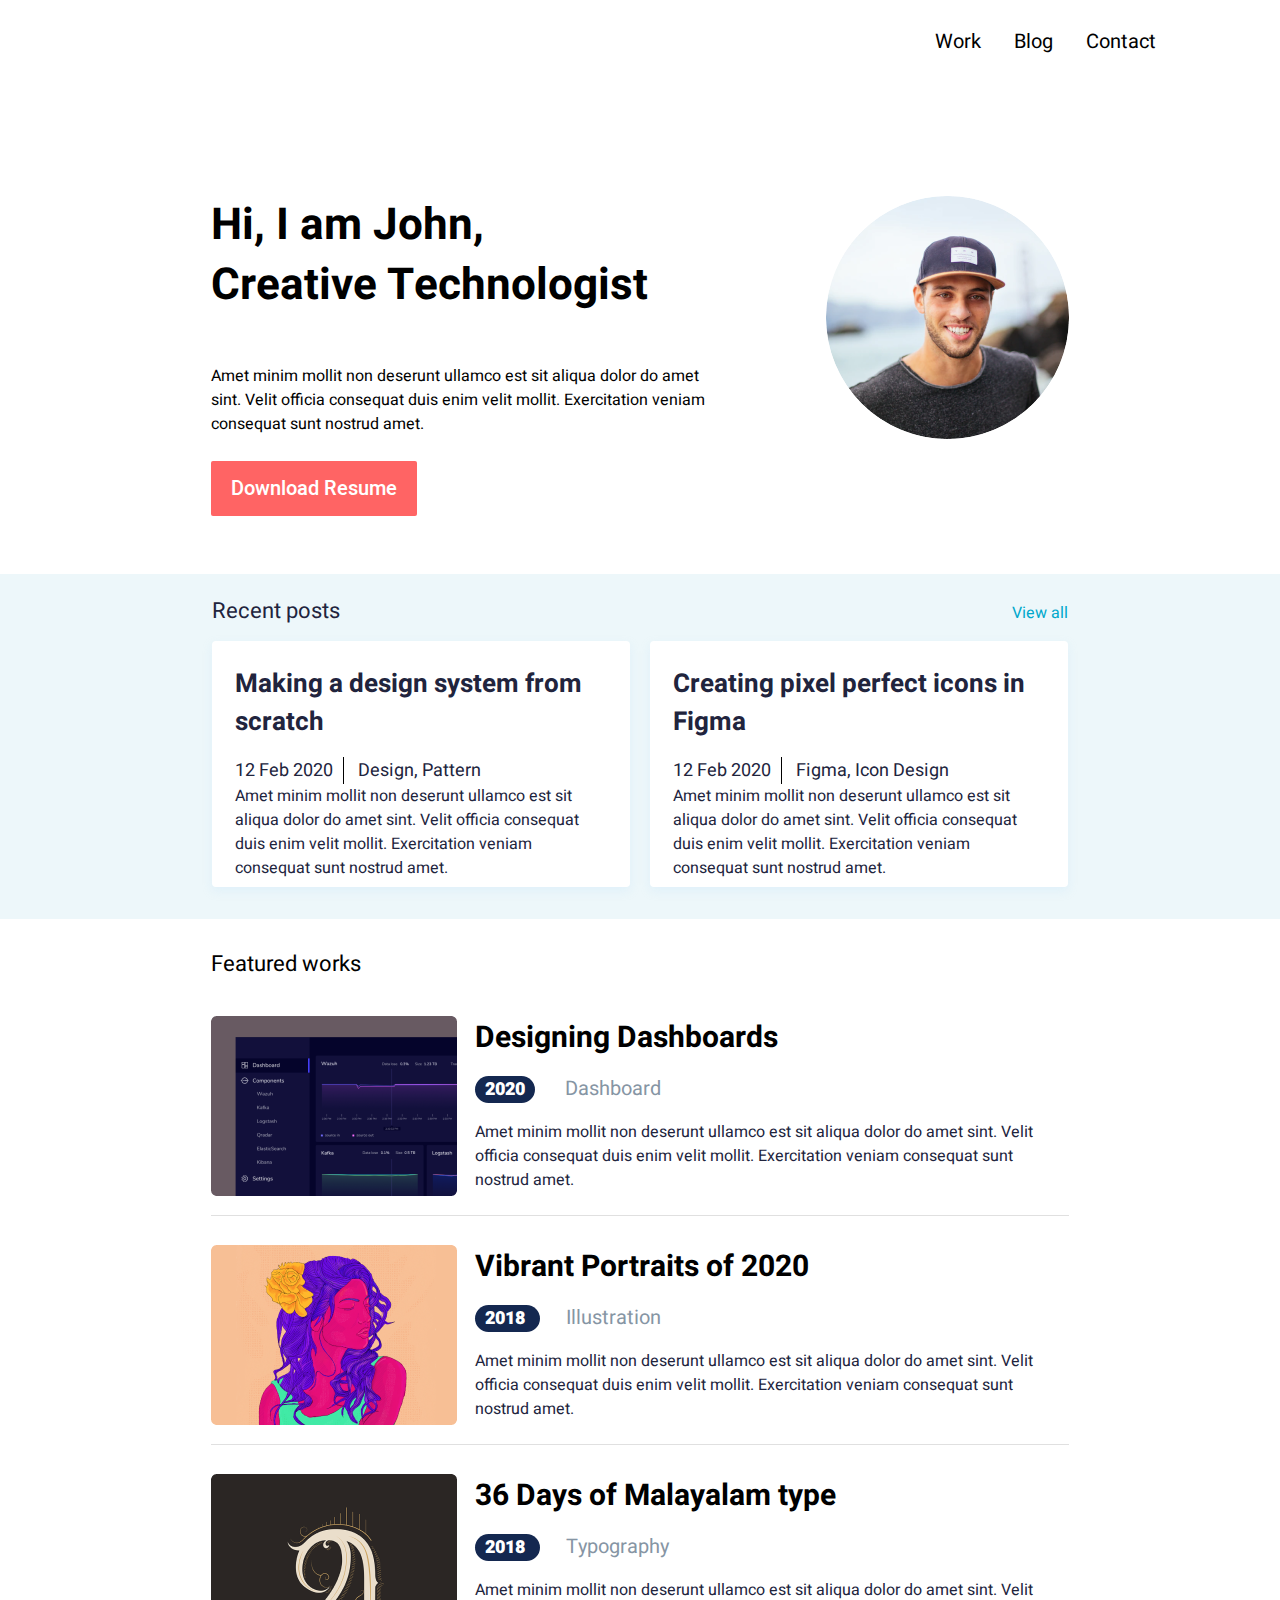
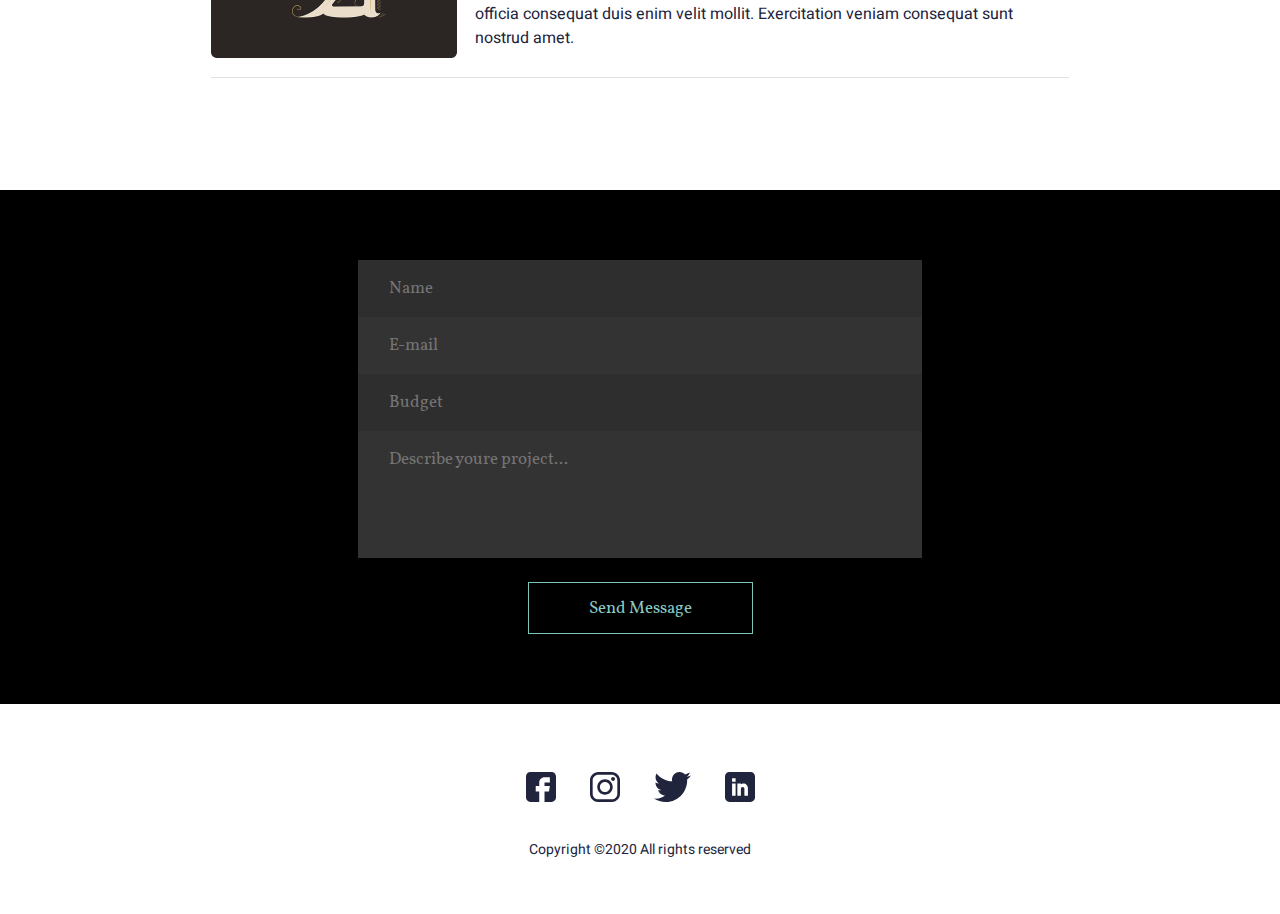
<file: index.html>
<!doctype html>
<html lang="en">
<head>
    <meta charset="UTF-8">
    <meta name="viewport" content="width=device-width, user-scalable=no, initial-scale=1.0, maximum-scale=1.0, minimum-scale=1.0">
    <meta http-equiv="X-UA-Compatible" content="ie=edge">
    <title>Document</title>
    <link rel="preconnect" href="https://fonts.googleapis.com">
    <link rel="preconnect" href="https://fonts.gstatic.com" crossorigin>
    <link href="https://fonts.googleapis.com/css2?family=Heebo:wght@500&display=swap" rel="stylesheet">
    <link rel="stylesheet" href="css/style.css">
</head>
<body>
<header>
    <div class="container d_flex justify_content">
        <nav>
            <ul id="menu">
                <li>
                    <a href="#" >Work</a>
                </li>
                <li>
                    <a href="Pages/Blog.html" >Blog</a>
                </li>
                <li>
                    <a href="#" >Contact</a>
             </li>
            </ul>
        </nav>
    </div>
</header>
<main>
    <section class="main_banner">
        <div class="main_banner_wrap d_flex">
                <div>
                     <h1>
                     Hi, I am John,<br>
                     Creative Technologist</h1>
                <p>
                    Amet minim mollit non deserunt ullamco est sit aliqua dolor do amet sint.
                    Velit officia consequat duis enim velit mollit.
                    Exercitation veniam consequat sunt nostrud amet.
                </p>
                <a href="#">
                     Download Resume</a>
            </div>
                <div class="main_banner_image">
                    <img  src="Images/Ellipse 1.png" alt="img">
                </div>
        </div>
    </section>
    <section class="recent_post">
        <div class="recent_post_container">
            <div class="recent_post_container_wrap">
            <h3>Recent posts</h3>
            <a href="#" >View all</a>
            </div>
            <div class="d_flex_container">
                <article>
                    <div class="discription">
                        <h2>Making a design system from scratch</h2>
                        <span>12 Feb 2020</span>
                        <span>Design, Pattern</span>
                        <p>Amet minim mollit non deserunt ullamco est sit aliqua dolor do amet sint.
                         Velit officia consequat duis enim velit mollit.
                            Exercitation veniam consequat sunt nostrud amet.
                        </p>
                    </div>
                 </article>
                <article>
                    <div class="discription">
                    <h2>Creating pixel perfect icons in Figma</h2>
                    <span>12 Feb 2020</span>
                    <span>Figma, Icon Design</span>
                    <p>Amet minim mollit non deserunt ullamco est sit aliqua dolor do amet sint.
                        Velit officia consequat duis enim velit mollit. Exercitation veniam consequat sunt nostrud amet.
                    </p>
                </div>
                </article>
            </div>
        </div>
    </section>
    <section class="featured_works">
        <div class="featured_works_wrap">
            <div>
                <h3>Featured works</h3>
            </div>
                <div class="featured_works_content_wrap">
                     <div>
                        <img src="Images/Rectangle 30.png" alt="img">
                    </div>
                    <div class="featured_works_content">
                        <h2>
                            Designing Dashboards
                        </h2>
                    <div>
                        <span>2020</span>
                        <h3>Dashboard</h3>
                            <p>
                                Amet minim mollit non deserunt ullamco est sit aliqua dolor do amet sint.
                                Velit officia consequat duis enim velit mollit.
                                Exercitation veniam consequat sunt nostrud amet.
                            </p>
                    </div>
                </div>
            </div>
        </div>
        <div class="featured_works_wrap">
            <div class="featured_works_content_wrap">
                <div>
                    <img src="Images/Rectangle 32.png" alt="img">
                </div>
                <div class="featured_works_content">
                        <h2>
                            Vibrant Portraits of 2020
                        </h2>
                        <div>
                            <span>
                                     2018
                             </span>
                            <h3>
                             Illustration
                            </h3>
                            <p>
                            Amet minim mollit non deserunt ullamco est sit aliqua dolor do amet sint.
                                Velit officia consequat duis enim velit mollit.
                                Exercitation veniam consequat sunt nostrud amet.
                            </p>
                        </div>
                </div>
            </div>
        </div>
        <div class="featured_works_wrap">
            <div class="featured_works_content_wrap">
                <div>
                    <img src="Images/Rectangle 34.png" alt="img">
                </div>
                <div class="featured_works_content">
                        <h2>
                            36 Days of Malayalam type
                        </h2>
                        <div>
                            <span>
                                2018
                            </span>
                            <h3>
                                Typography
                            </h3>
                            <p>
                                Amet minim mollit non deserunt ullamco est sit aliqua dolor do amet sint.
                                Velit officia consequat duis enim velit mollit.
                                Exercitation veniam consequat sunt nostrud amet.
                            </p>
                        </div >
                </div>
            </div>
        </div>

    </section>
    <section class="form">
        <div class="form_wrap">
            <form  name="contact" action="#" method="post">
                <div>
                    <label for="Name">First name</label>
                    <input type="text" class="form_name" name="Name" placeholder="Name" id="Name">
                    <!-- <span >Error...</span> -->
               </div>
               <div>
                   <label  for="E_mail">First name</label>
                   <input type="text" class="form_email" name="E_mail" placeholder="E-mail" id="E_mail">
                   <!--  <span >Error...</span>-->
                </div>
                <div>
                    <label for="Budget">Budget</label>
                    <input type="text" class="form_budget"   name="Budget" placeholder="Budget" id="Budget">
                    <!-- <span >Error...</span> -->
                </div>
                <div>
                    <label  for="message" >Your message</label>
                    <textarea name="message" placeholder="Describe youre project..." class="form_message"  id="message"></textarea>
                    <!--  <span >Error...</span>-->
                </div>
                <button type="submit">Send Message</button>

            </form>
        </div>
    </section>
 </main>
 <footer>
    <div class="social_icon">
        <ul>
            <li>
                <a href="https://www.facebook.com/"  target="_blank " ><img src="Images/fb.svg" alt="facebook" ></a>
             </li>
            <li>
                <a href="https://www.instagram.com/"  target="_blank " ><img src="Images/insta.svg" alt="instagram" ></a>
            </li>
            <li>
                <a href="https://twitter.com/"  target="_blank " ><img src="Images/Vector.svg" alt="Twitter" ></a>
            </li>
            <li>
                <a href="https://www.linkedin.com/" target="_blank "><img src="Images/Linkedin.svg" alt="Linkedin" ></a>
            </li>
        </ul>
    </div>
    <div class="copyright">
        <p> Copyright ©2020 All rights reserved</p>
    </div>
    </footer>
 </body>
 </html>
</file>
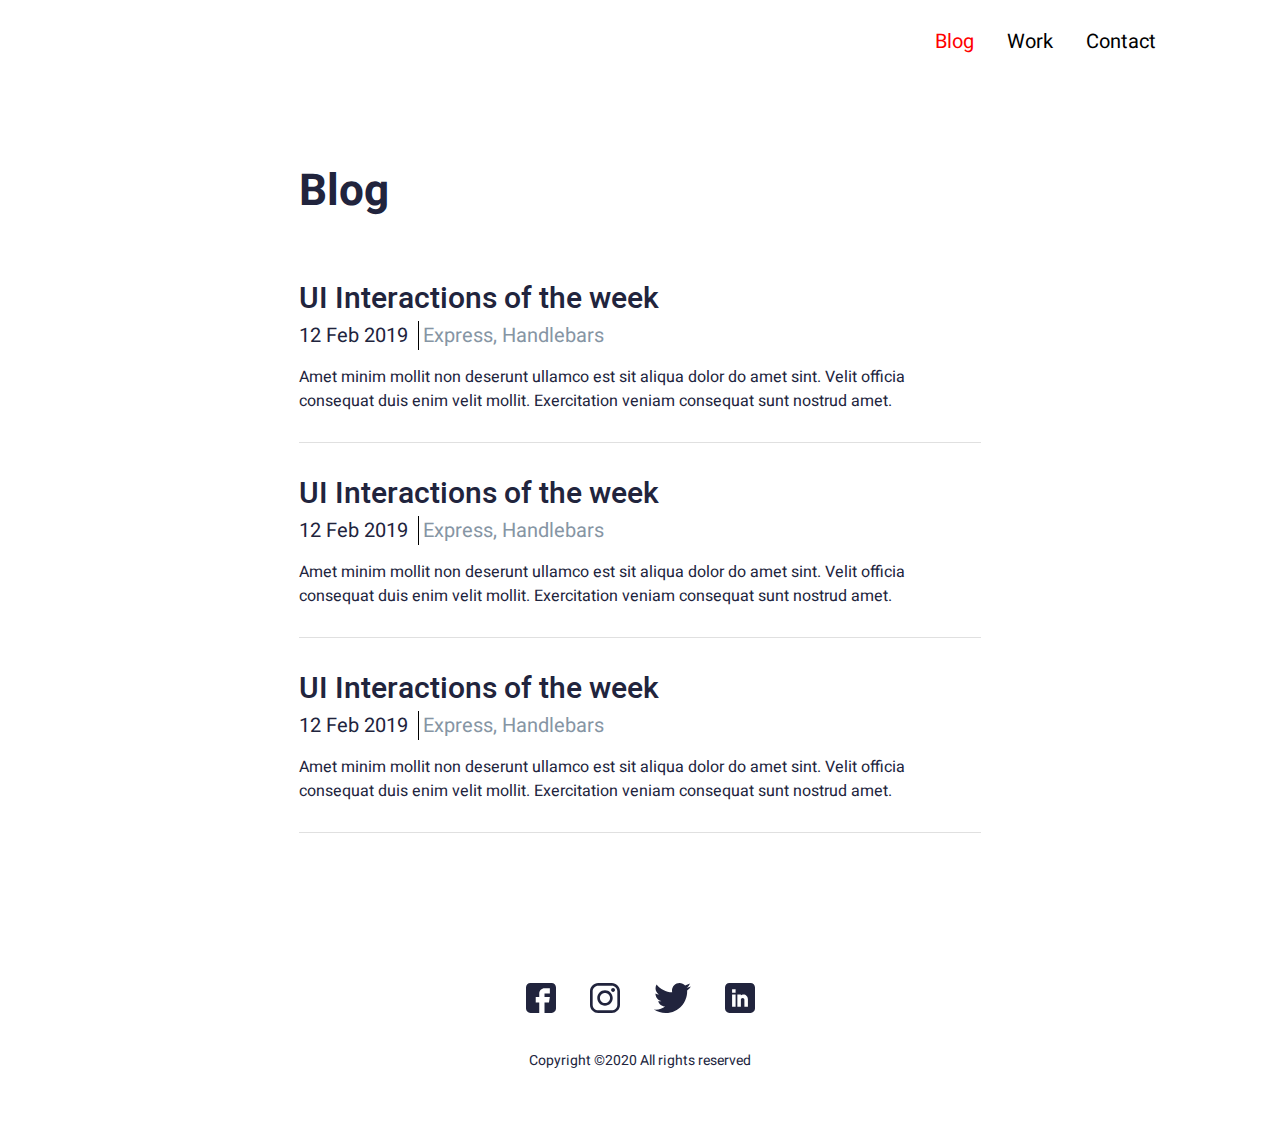
<file: Pages/Blog.html>
<!doctype html>
<html lang="en">
<head>
    <meta charset="UTF-8">
    <meta name="viewport"
          content="width=device-width, user-scalable=no, initial-scale=1.0, maximum-scale=1.0, minimum-scale=1.0">
    <meta http-equiv="X-UA-Compatible" content="ie=edge">
    <title>Blog</title>
</head>
<link rel="preconnect" href="https://fonts.googleapis.com">
<link rel="preconnect" href="https://fonts.gstatic.com" crossorigin>
<link href="https://fonts.googleapis.com/css2?family=Heebo:wght@500&display=swap" rel="stylesheet">
<link rel="stylesheet" href="../css/style.css">
<body>
<header>
<div class="container d_flex justify_content">
  <nav>
    <ul id="menu">
      <li>
        <a id="red_a"  href="#" >Blog</a>
      </li>
      <li>
        <a href="#" >Work</a>
      </li>
      <li>
        <a href="#" >Contact</a>
      </li>
    </ul>
  </nav>
</div>
    </header>
<main>
  <section class="main_blog">
    <div  class="main_blog_container">
        <h1>Blog</h1>
        <div class="main_blog_container_wrap" >
           <h2>UI Interactions of the week</h2>
            <span>12 Feb 2019</span>
            <span>Express, Handlebars</span>
             <p>
              Amet minim mollit non deserunt ullamco est sit aliqua dolor do amet sint.
              Velit officia consequat duis enim velit mollit.
              Exercitation veniam consequat sunt nostrud amet.
             </p>
        </div>
        <div class="main_blog_container_wrap" >
            <h2>UI Interactions of the week</h2>
            <span>12 Feb 2019</span>
            <span>Express, Handlebars</span>
            <p>
               Amet minim mollit non deserunt ullamco est sit aliqua dolor do amet sint.
               Velit officia consequat duis enim velit mollit.
               Exercitation veniam consequat sunt nostrud amet.
            </p>
        </div>
        <div class="main_blog_container_wrap" >
            <h2>UI Interactions of the week</h2>
             <span>12 Feb 2019</span>
            <span>Express, Handlebars</span>
            <p>
              Amet minim mollit non deserunt ullamco est sit aliqua dolor do amet sint.
              Velit officia consequat duis enim velit mollit.
              Exercitation veniam consequat sunt nostrud amet.
            </p>
        </div>
    </div>
  </section>
</main>
<footer>
  <div class="social_icon">
    <ul>
      <li>
        <a href="https://www.facebook.com/"  target="_blank " ><img src="../Images/fb.svg" alt="facebook" ></a>
      </li>
      <li>
        <a href="https://www.instagram.com/"  target="_blank " ><img src="../Images/insta.svg" alt="instagram" ></a>
      </li>
      <li>
        <a href="https://twitter.com/"  target="_blank " ><img src="../Images/Vector.svg" alt="Twitter" ></a>
      </li>
      <li>
        <a href="https://www.linkedin.com/" target="_blank "><img src="../Images/Linkedin.svg" alt="Linkedin" ></a>
      </li>
    </ul>
  </div>
  <div class="copyright">
    <p>Copyright ©2020 All rights reserved</p>
  </div>
</footer>
</body>
</html>
</file>
<file: css/style.css>
@font-face {
    font-family: 'Heebo';
    src: url('../Fonts/Heebo-Medium.eot');
    src: url('../Fonts/Heebo-Medium.eot?#iefix') format('embedded-opentype'),
    url('../Fonts/Heebo-Medium.woff2') format('woff2'),
    url('../Fonts/Heebo-Medium.woff') format('woff'),
    url('../Fonts/Heebo-Medium.ttf') format('truetype'),
    url('../Fonts/Heebo-Medium.svg#Heebo-Medium') format('svg');
    font-weight: 500;
    font-style: normal;
    font-display: swap;
}
@font-face {
    font-family: 'Vollkorn';
    src: url('../Fonts/Vollkorn-Regular.eot');
    src: url('../Fonts/Vollkorn-Regular.eot?#iefix') format('embedded-opentype'),
    url('../Fonts/Vollkorn-Regular.woff2') format('woff2'),
    url('../Fonts/Vollkorn-Regular.woff') format('woff'),
    url('../Fonts/Vollkorn-Regular.ttf') format('truetype'),
    url('../Fonts/Vollkorn-Regular.svg#Vollkorn-Regular') format('svg');
    font-weight: normal;
    font-style: normal;
    font-display: swap;
}
*{
    padding: 0;
    margin: 0;
    box-sizing: border-box;
}
/*Header*/
header{
    padding-top: 27px;
}
.container{
       max-width: 1032px;
       margin: auto;

}
.d_flex{
    display: flex;
}
.justify_content{
    justify-content: flex-end;
}
#menu{
    display: flex;
    list-style: none;
}
header nav li{
    margin-left: 33px;
}
header nav li a{
    font-family: 'Heebo';
    font-size: 20px;
    line-height: 29px;
    text-decoration: none;
    color: #000000;
}
#red_a {
    font-family: 'Heebo';
    font-size: 20px;
    line-height: 29px;
    text-decoration: none;
    color: red;
}
/* Main Block*/
.main_banner{
    padding-top: 140px;
    padding-bottom: 71px;
}
.main_banner_wrap{
    max-width: 858px;
    margin: auto;
    justify-content: space-between;
    align-items: start;
}
.main_banner_wrap  div{
    max-width: 497px;
}
.main_banner h1{
    font-family: 'Heebo';
    font-style: normal;
    font-weight: 700;
    font-size: 44px;
    line-height: 60px;
    margin-bottom: 48px;
}
.main_banner p{
     font-family: 'Heebo';
     font-family: 'Heebo';
     font-style: normal;
     font-weight: 400;
     font-size: 16px;
     line-height: 24px;
     margin-bottom:38px;
 }
.main_banner a{
    background: #FF6464;
    border-radius: 2px;
    padding:13px 20px;
    font-family: 'Heebo';
    font-style: normal;
    font-weight: 500;
    font-size: 20px;
    line-height: 29px;
    text-decoration: none;
    color: #FFFFFF;
}
.main_banner_image{
    max-width:243px;
    border-radius: 50%;
    overflow: hidden;
}
.main_banner_image img{
    width:100%;
    display: block;
}
/*recent post*/
.recent_post {
    padding-top: 7px;
    padding-bottom: 32px;
    background-color: #EDF7FA;
}
.recent_post_container {
    max-width: 856px;
    margin: auto;
}
.recent_post_container_wrap {
    display: flex;
    justify-content: space-between;
}
.recent_post_container_wrap h3{
    font-family: 'Heebo';
    font-style: normal;
    font-weight: 400;
    font-size: 22px;
    line-height: 60px;
    color: #21243D;
    align-items: center;
}
.recent_post_container_wrap a{
    font-family: 'Heebo';
    font-style: normal;
    font-weight: 400;
    font-size: 16px;
    line-height: 24px;
    display: flex;
    text-decoration: none;
    color: #00A8CC;
    padding-top: 20px;
}
.d_flex_container{
    display: flex;
    justify-content: space-between;
}
.recent_post_container  article{
    max-width: 418px;
    background: #FFFFFF;
    box-shadow: 0px 4px 10px rgba(187, 225, 250, 0.25);
    border-radius: 4px;
    position: relative;
}
.discription{
    width: 100%;
    padding: 24px 21px 7px 23px;
    box-sizing: border-box;
}
.discription h2{
    font-family: 'Heebo';
    font-style: normal;
    font-weight: 700;
    font-size: 26px;
    line-height: 38px;
    color: #21243D;
    margin-bottom: 17px;
}
.discription span{
    font-family: 'Heebo';
    font-style: normal;
    font-weight: 400;
    font-size: 18px;
    line-height: 26px;
    color: #21243D;
    border-right: 1px solid #000000;
    padding-right: 10px;
    margin-bottom: 21px;
}
.discription span:last-of-type{
    font-family: 'Heebo';
    font-style: normal;
    font-weight: 400;
    font-size: 18px;
    line-height: 26px;
    color: #21243D;
    border: none;
    padding-left: 10px;
    margin-bottom: 21px;
}
.discription p{
    font-family: 'Heebo';
    font-style: normal;
    font-weight: 400;
    font-size: 16px;
    line-height: 24px;
     color: #21243D;
}
/*feature works*/
.featured_works{
    padding-top: 15px;
    padding-bottom: 83px;
}
.featured_works_wrap {
    max-width: 858px;
    margin: auto;
}
.featured_works_wrap h3{
    font-family: 'Heebo';
    font-style: normal;
    font-weight: 400;
    font-size: 22px;
    line-height: 60px;
    margin-bottom: 22px;
}
.featured_works_content_wrap{
    padding-bottom: 15px;
    margin-bottom: 29px;
    border-bottom: 1px solid #E0E0E0;
    display: flex;
}
.featured_works_content img{
    max-width:246px;
}
.featured_works_content {
    margin-left: 18px;
}
.featured_works_content h2{
    font-family: 'Heebo';
    font-style: normal;
    font-weight: 700;
    font-size: 30px;
    line-height: 44px;
}
.featured_works_content span{
    padding: 0px 10px;
    background: #142850;
    border-radius: 16px;
    font-family: 'Heebo';
    font-style: normal;
    font-weight: 900;
    font-size: 18px;
    line-height: 60px;
    color: #FFFFFF;
    margin-right: 26px;
    display: inline;
    }
.featured_works_content h3{
    font-family: 'Heebo';
    font-style: normal;
    font-weight: 400;
    font-size: 20px;
    line-height: 29px;
    color: #8695A4;
    display: inline;
}
.featured_works_content p{
    font-family: 'Heebo';
    font-style: normal;
    font-weight: 400;
    font-size: 16px;
    line-height: 24px;
    color: #21243D;
}
/*form*/
.form{
    background-color: #000000;
    padding-top: 70px;
    padding-bottom: 70px;
}
.form_wrap{
    max-width: 564px;
    margin: auto;
    text-align: center;
}
.form label{
    display: none;
}
.form_name{
    width: 100%;
    padding-top: 18px;
    padding-bottom: 17px;
    padding-left: 31px;
    padding-right: 31px;
    background-color: rgba(255, 255, 255, 0.18);
    font-family: 'Vollkorn';
    font-size: 17px;
    line-height: 22px;
    color: #FFFFFF;
    border: none;
}
.form_email{
    width: 100%;
    padding-top: 18px;
    padding-bottom: 17px;
    padding-left: 31px;
    padding-right: 31px;
    background-color: rgba(255, 255, 255, 0.2);
    font-family: 'Vollkorn';
    font-size: 17px;
    line-height: 22px;
    color: #FFFFFF;
    border: none;
}
.form_budget{
    width: 100%;
    padding-top: 18px;
    padding-bottom: 17px;
    padding-left: 31px;
    padding-right: 31px;
    background-color: rgba(255, 255, 255, 0.18);
    font-family: 'Vollkorn';
    font-size: 17px;
    line-height: 22px;
    color: #FFFFFF;
    border: none;
}
.form_message{
    width: 100%;
    height: 127px;
    padding-top: 18px;
    padding-bottom: 17px;
    padding-left: 31px;
    padding-right: 31px;
    background-color: rgba(255, 255, 255, 0.2);
    font-family: 'Vollkorn';
    font-size: 17px;
    line-height: 22px;
    color: #FFFFFF;
    border: none;
    resize: none;
}
.form button {
    background-color: transparent;
    border: solid 1px #7EC4BD;
    height: 52px;
    font-family: 'Vollkorn';
    font-size: 17px;
    ine-height: 22px;
    color: #8BCAC3;
    padding-right: 60px;
    padding-left: 60px;
    margin-top: 20px;
    }
/* Footer */
footer{
    padding-top: 51px;
    padding-bottom: 54px;
}
.social_icon{
    max-width: 1032px;
    margin: auto;
    display: flex;
    justify-content: center;
}
.social_icon ul{
    list-style: none;
    display: flex;
}
.social_icon li{
    margin: 17px;
}
.social_icon img{
    width:100%;
    display: block;"
}
.copyright{
    margin-top: 20px;
}
.copyright p{
    font-family: 'Heebo';
    font-style: normal;
    font-weight: 400;
    font-size: 14px;
    line-height: 21px;
    text-align: center ;
    color: #21243D;
}
.name input:focus{
    online: none;
    background-color: #FF6464;
}
/*page Blog*/
.main_blog {
    padding-top: 106px;
    padding-bottom: 53px;
}
.main_blog_container{
    max-width: 682px;
    margin: auto;
}
.main_blog_container_wrap {
    padding-bottom: 29px;
    border-bottom: 1px solid #E0E0E0;
    margin-bottom: 29px;
}
.main_blog_container  h1{
    font-family: 'Heebo';
    font-style: normal;
    font-weight: 700;
    font-size: 44px;
    line-height: 60px;
    color: #21243D;
    margin-bottom: 55px;
}
.main_blog_container h2{
    font-family: 'Heebo';
    font-style: normal;
    font-weight: 500;
    font-size: 30px;
    line-height: 44px;
    color: #21243D;
}
.main_blog_container span{
    font-family: 'Heebo';
    font-style: normal;
    font-weight: 400;
    font-size: 20px;
    line-height: 29px;
    color: #21243D;
    border-right: 1px solid #000000;
    padding-right: 10px;
}
.main_blog_container span:last-of-type{
    font-family: 'Heebo';
    font-style: normal;
    font-weight: 400;
    font-size: 20px;
    color: #8695A4;
    line-height: 29px;
    border: none;
}
.main_blog_container p{
    margin-top: 15px;
    font-family: 'Heebo';
    font-style: normal;
    font-weight: 400;
    font-size: 16px;
    line-height: 24px;
    color: #21243D;
}
</file>
